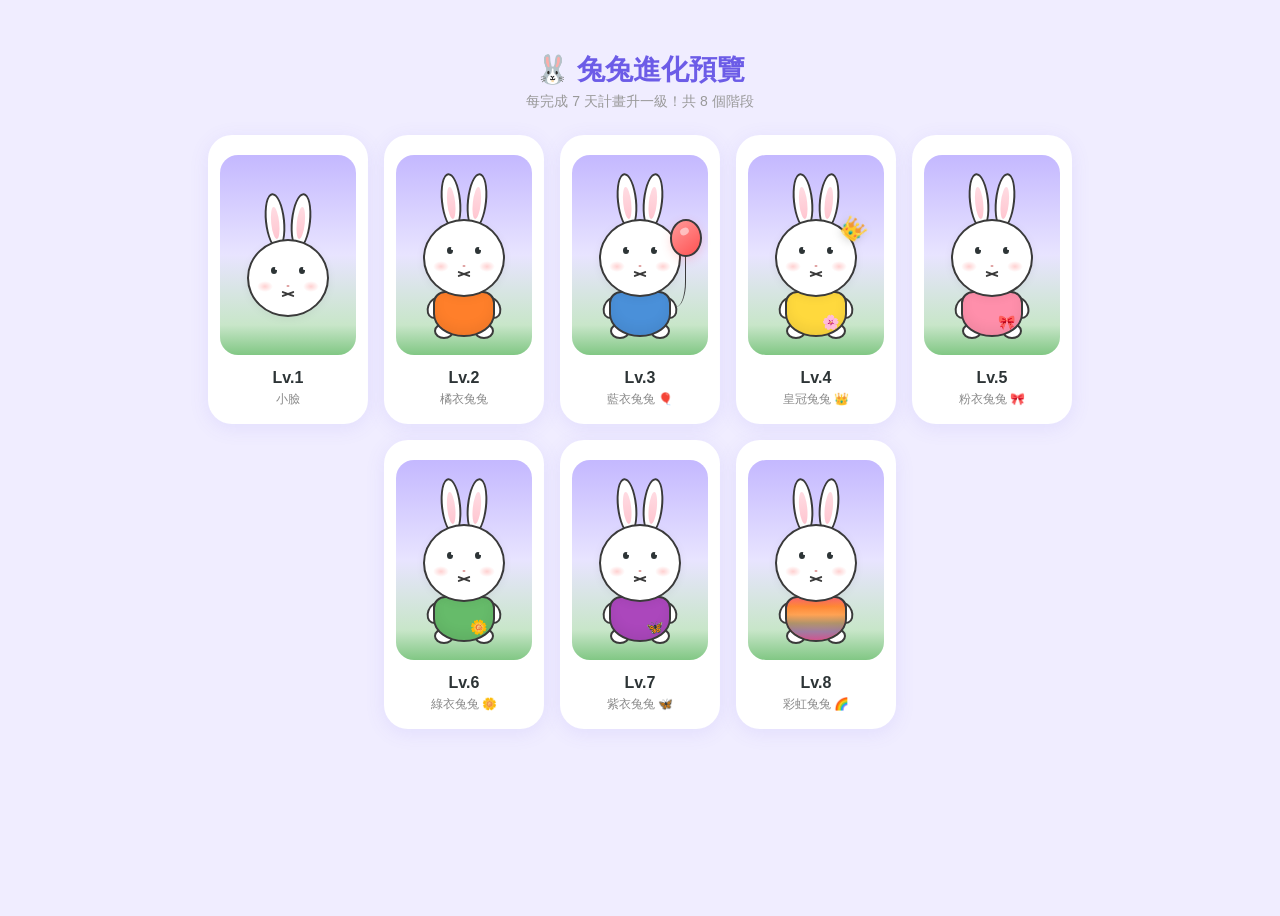
<file: miffy-preview.html>
<!DOCTYPE html>
<html lang="zh-TW">
<head>
  <meta charset="UTF-8">
  <meta name="viewport" content="width=device-width, initial-scale=1.0">
  <title>兔兔進化預覽</title>
  <style>
    * { box-sizing: border-box; }
    body { font-family: -apple-system, BlinkMacSystemFont, 'Segoe UI', sans-serif; background: #F0EDFF; display: flex; flex-direction: column; align-items: center; padding: 24px 16px; min-height: 100vh; }
    h1 { color: #6C5CE7; font-size: 28px; margin-bottom: 4px; }
    p.hint { color: #999; font-size: 14px; margin: 0 0 24px; }
    .stages { display: flex; gap: 16px; flex-wrap: wrap; justify-content: center; max-width: 900px; }
    .stage-box { text-align: center; background: #fff; border-radius: 24px; padding: 20px 12px 16px; box-shadow: 0 4px 20px rgba(108,92,231,0.1); min-width: 140px; max-width: 160px; transition: transform 0.3s, box-shadow 0.3s; }
    .stage-box:hover { transform: translateY(-6px) scale(1.02); box-shadow: 0 12px 32px rgba(108,92,231,0.18); }
    .stage-box h3 { margin: 14px 0 4px; color: #2D3436; font-size: 16px; font-weight: 800; }
    .stage-box p { margin: 0; color: #888; font-size: 12px; }
    .pet-scene { height: 200px; display: flex; align-items: center; justify-content: center; background: linear-gradient(180deg, #C4B8FF 0%, #E8E4FF 50%, #C8E6C9 85%, #81C784 100%); border-radius: 18px; position: relative; overflow: visible; padding: 16px; }
    .egg { font-size: 72px; animation: eggWobble 2s ease-in-out infinite; }
    @keyframes eggWobble { 0%,100%{transform:rotate(0)} 25%{transform:rotate(-5deg)} 75%{transform:rotate(5deg)} }

    .miffy { position: relative; display: flex; flex-direction: column; align-items: center; width: 110px; animation: miffyAppear 0.6s cubic-bezier(0.34,1.56,0.64,1); }
    @keyframes miffyAppear { from{transform:scale(0.3) translateY(20px);opacity:0} to{transform:scale(1) translateY(0);opacity:1} }
    .miffy-ears { display:flex; justify-content:center; gap:6px; margin-bottom:-10px; z-index:1; }
    .miffy-ear { width:20px; height:56px; background:#fff; border:2.5px solid #3a3a3a; border-radius:50%; position:relative; }
    .miffy-ear.left { transform:rotate(-6deg); }
    .miffy-ear.right { transform:rotate(6deg); }
    .miffy-ear::after { content:''; position:absolute; top:12px; left:50%; transform:translateX(-50%); width:8px; height:32px; background:linear-gradient(180deg,#FFD5DD,#FFBCC8); border-radius:50%; opacity:0.85; }
    .miffy-face { width:82px; height:78px; background:#fff; border:2.5px solid #3a3a3a; border-radius:50%; position:relative; z-index:2; box-shadow:0 2px 10px rgba(0,0,0,0.05); }
    .miffy-eyes { display:flex; justify-content:center; gap:22px; padding-top:26px; }
    .miffy-eye { width:6px; height:7px; background:#2D3436; border-radius:50%; position:relative; }
    .miffy-eye-shine { position:absolute; top:0.5px; right:-0.5px; width:2.5px; height:2.5px; background:#fff; border-radius:50%; }
    .miffy-blush { position:absolute; width:16px; height:11px; background:radial-gradient(ellipse,rgba(255,170,170,0.55) 0%,transparent 70%); border-radius:50%; top:40px; }
    .miffy-blush.left { left:8px; }
    .miffy-blush.right { right:8px; }
    .miffy-nose { position:absolute; top:44px; left:50%; transform:translateX(-50%); width:3px; height:2.5px; background:#dfa0a0; border-radius:50%; }
    .miffy-mouth { position:absolute; bottom:16px; left:50%; transform:translateX(-50%); width:14px; height:10px; }
    .miffy-mouth::before,.miffy-mouth::after { content:''; position:absolute; width:13px; height:2px; background:#3a3a3a; top:50%; left:50%; border-radius:2px; }
    .miffy-mouth::before { transform:translate(-50%,-50%) rotate(20deg); }
    .miffy-mouth::after { transform:translate(-50%,-50%) rotate(-20deg); }
    .miffy-body-part { width:62px; height:46px; background:var(--dress-color,#FF7F2A); border:2.5px solid #3a3a3a; border-radius:12px 12px 50% 50%; margin-top:-6px; z-index:1; position:relative; box-shadow:inset 0 -6px 12px rgba(0,0,0,0.06); overflow:hidden; }
    .miffy-arm { position:absolute; width:16px; height:22px; background:#fff; border:2.5px solid #3a3a3a; border-radius:50%; z-index:0; }
    .miffy-arm.left { bottom:18px; left:15px; transform:rotate(20deg); }
    .miffy-arm.right { bottom:18px; right:15px; transform:rotate(-20deg); }
    .miffy-leg { position:absolute; width:20px; height:16px; background:#fff; border:2.5px solid #3a3a3a; border-radius:50%; bottom:-2px; z-index:0; }
    .miffy-leg.left { left:22px; }
    .miffy-leg.right { right:22px; }
    .miffy.miffy-head .miffy-body-part,.miffy.miffy-head .miffy-arm,.miffy.miffy-head .miffy-leg { display:none; }
    .miffy.miffy-head { animation: miffyAppear 0.6s cubic-bezier(0.34,1.56,0.64,1), miffyFloat 3s ease-in-out infinite; }
    @keyframes miffyFloat { 0%,100%{transform:translateY(0)} 50%{transform:translateY(-8px)} }

    .miffy-balloon { position:absolute; right:-10px; bottom:30px; z-index:3; animation:balloonSway 4s ease-in-out infinite; transform-origin:bottom center; }
    @keyframes balloonSway { 0%,100%{transform:rotate(-3deg)} 50%{transform:rotate(5deg)} }
    .miffy-balloon-ball { width:32px; height:38px; background:linear-gradient(140deg,#FF9A9A,#FF5252); border:2.5px solid #3a3a3a; border-radius:50% 50% 50% 48%; position:relative; box-shadow:0 3px 10px rgba(255,82,82,0.2); }
    .miffy-balloon-shine { position:absolute; top:7px; left:8px; width:9px; height:7px; background:rgba(255,255,255,0.5); border-radius:50%; transform:rotate(-25deg); }
    .miffy-balloon-string { width:20px; height:50px; border:none; border-right:1.5px solid #3a3a3a; border-radius:0 0 50% 0; margin:0 0 0 -4px; background:transparent; }

    /* Emoji Accessories */
    .miffy-accessory { position:absolute; z-index:10; line-height:1; filter:drop-shadow(0 2px 4px rgba(0,0,0,0.15)); }
    .miffy-acc-balloon { font-size:28px; right:-6px; bottom:28px; animation:balloonSway 4s ease-in-out infinite; transform-origin:bottom center; }
    @keyframes balloonSway { 0%,100%{transform:rotate(-5deg)} 50%{transform:rotate(8deg)} }
    .miffy-acc-crown { font-size:20px; top:46px; right:2px; transform:rotate(40deg); }
    .miffy-acc-bow { font-size:22px; top:46px; right:-6px; transform:rotate(15deg); }
    .miffy-acc-wings-l { font-size:20px; bottom:28px; left:6px; transform:scaleX(-1); animation:wingFlapL 1.2s ease-in-out infinite; }
    .miffy-acc-wings-r { font-size:20px; bottom:28px; right:6px; animation:wingFlapR 1.2s ease-in-out infinite 0.1s; }
    @keyframes wingFlapL { 0%,100%{transform:scaleX(-1) rotate(0deg)} 50%{transform:scaleX(-1) rotate(-15deg) scale(0.9)} }
    @keyframes wingFlapR { 0%,100%{transform:rotate(0deg)} 50%{transform:rotate(15deg) scale(0.9)} }
    .miffy-acc-halo { font-size:22px; top:-6px; left:50%; transform:translateX(-50%) rotateX(60deg); animation:haloGlow 2s ease-in-out infinite; }
    @keyframes haloGlow { 0%,100%{filter:drop-shadow(0 0 6px rgba(255,215,0,0.4))} 50%{filter:drop-shadow(0 0 14px rgba(255,215,0,0.8))} }
    .miffy-dress-icon { position:absolute; font-size:14px; bottom:6px; right:6px; z-index:2; line-height:1; }
    .miffy-spin { animation:dressIconSwing 2s ease-in-out infinite; }
    @keyframes dressIconSwing { 0%,100%{transform:rotate(-15deg)} 50%{transform:rotate(15deg)} }
    .miffy-dress-rainbow { position:absolute; top:0; left:0; right:0; bottom:0; background:linear-gradient(180deg, rgba(255,107,107,0.5) 0%, rgba(255,165,0,0.5) 20%, rgba(255,217,61,0.5) 40%, rgba(102,187,106,0.5) 60%, rgba(74,144,217,0.5) 80%, rgba(171,71,188,0.5) 100%); border-radius:12px 12px 50% 50%; }

    .miffy.miffy-orange,.miffy.miffy-blue,.miffy.miffy-yellow,.miffy.miffy-pink,.miffy.miffy-green,.miffy.miffy-purple,.miffy.miffy-rainbow { animation: miffyAppear 0.6s cubic-bezier(0.34,1.56,0.64,1), miffyBreathe 3.5s ease-in-out infinite; }
    @keyframes miffyBreathe { 0%,100%{transform:scaleY(1)} 50%{transform:scaleY(1.015) translateY(-1px)} }
  </style>
</head>
<body>
  <h1>🐰 兔兔進化預覽</h1>
  <p class="hint">每完成 7 天計畫升一級！共 8 個階段</p>
  <div class="stages">

    <div class="stage-box">
      <div class="pet-scene">
        <div class="miffy miffy-head">
          <div class="miffy-ears"><div class="miffy-ear left"></div><div class="miffy-ear right"></div></div>
          <div class="miffy-face">
            <div class="miffy-eyes"><div class="miffy-eye left"><div class="miffy-eye-shine"></div></div><div class="miffy-eye right"><div class="miffy-eye-shine"></div></div></div>
            <div class="miffy-blush left"></div><div class="miffy-blush right"></div>
            <div class="miffy-nose"></div><div class="miffy-mouth"></div>
          </div>
        </div>
      </div>
      <h3>Lv.1</h3><p>小臉</p>
    </div>

    <div class="stage-box">
      <div class="pet-scene">
        <div class="miffy miffy-orange" style="--dress-color:#FF7F2A">
          <div class="miffy-ears"><div class="miffy-ear left"></div><div class="miffy-ear right"></div></div>
          <div class="miffy-face">
            <div class="miffy-eyes"><div class="miffy-eye left"><div class="miffy-eye-shine"></div></div><div class="miffy-eye right"><div class="miffy-eye-shine"></div></div></div>
            <div class="miffy-blush left"></div><div class="miffy-blush right"></div>
            <div class="miffy-nose"></div><div class="miffy-mouth"></div>
          </div>
          <div class="miffy-body-part"></div>
          <div class="miffy-arm left"></div><div class="miffy-arm right"></div>
          <div class="miffy-leg left"></div><div class="miffy-leg right"></div>
        </div>
      </div>
      <h3>Lv.2</h3><p>橘衣兔兔</p>
    </div>

    <div class="stage-box">
      <div class="pet-scene">
        <div class="miffy miffy-blue" style="--dress-color:#4A90D9">
          <div class="miffy-ears"><div class="miffy-ear left"></div><div class="miffy-ear right"></div></div>
          <div class="miffy-face">
            <div class="miffy-eyes"><div class="miffy-eye left"><div class="miffy-eye-shine"></div></div><div class="miffy-eye right"><div class="miffy-eye-shine"></div></div></div>
            <div class="miffy-blush left"></div><div class="miffy-blush right"></div>
            <div class="miffy-nose"></div><div class="miffy-mouth"></div>
          </div>
          <div class="miffy-body-part"></div>
          <div class="miffy-arm left"></div><div class="miffy-arm right"></div>
          <div class="miffy-leg left"></div><div class="miffy-leg right"></div>
          <div class="miffy-balloon"><div class="miffy-balloon-ball"><div class="miffy-balloon-shine"></div></div><div class="miffy-balloon-string"></div></div>
        </div>
      </div>
      <h3>Lv.3</h3><p>藍衣兔兔 🎈</p>
    </div>

    <div class="stage-box">
      <div class="pet-scene">
        <div class="miffy miffy-yellow" style="--dress-color:#FFD93D">
          <div class="miffy-ears"><div class="miffy-ear left"></div><div class="miffy-ear right"></div></div>
          <div class="miffy-face">
            <div class="miffy-eyes"><div class="miffy-eye left"><div class="miffy-eye-shine"></div></div><div class="miffy-eye right"><div class="miffy-eye-shine"></div></div></div>
            <div class="miffy-blush left"></div><div class="miffy-blush right"></div>
            <div class="miffy-nose"></div><div class="miffy-mouth"></div>
          </div>
          <div class="miffy-body-part"><span class="miffy-dress-icon">🌸</span></div>
          <div class="miffy-arm left"></div><div class="miffy-arm right"></div>
          <div class="miffy-leg left"></div><div class="miffy-leg right"></div>
          <span class="miffy-accessory miffy-acc-crown">👑</span>
        </div>
      </div>
      <h3>Lv.4</h3><p>皇冠兔兔 👑</p>
    </div>

    <div class="stage-box">
      <div class="pet-scene">
        <div class="miffy miffy-pink" style="--dress-color:#FF8FAB">
          <div class="miffy-ears"><div class="miffy-ear left"></div><div class="miffy-ear right"></div></div>
          <div class="miffy-face">
            <div class="miffy-eyes"><div class="miffy-eye left"><div class="miffy-eye-shine"></div></div><div class="miffy-eye right"><div class="miffy-eye-shine"></div></div></div>
            <div class="miffy-blush left"></div><div class="miffy-blush right"></div>
            <div class="miffy-nose"></div><div class="miffy-mouth"></div>
          </div>
          <div class="miffy-body-part"><span class="miffy-dress-icon miffy-spin">🎀</span></div>
          <div class="miffy-arm left"></div><div class="miffy-arm right"></div>
          <div class="miffy-leg left"></div><div class="miffy-leg right"></div>
        </div>
      </div>
      <h3>Lv.5</h3><p>粉衣兔兔 🎀</p>
    </div>

    <div class="stage-box">
      <div class="pet-scene">
        <div class="miffy miffy-green" style="--dress-color:#66BB6A">
          <div class="miffy-ears"><div class="miffy-ear left"></div><div class="miffy-ear right"></div></div>
          <div class="miffy-face">
            <div class="miffy-eyes"><div class="miffy-eye left"><div class="miffy-eye-shine"></div></div><div class="miffy-eye right"><div class="miffy-eye-shine"></div></div></div>
            <div class="miffy-blush left"></div><div class="miffy-blush right"></div>
            <div class="miffy-nose"></div><div class="miffy-mouth"></div>
          </div>
          <div class="miffy-body-part"><span class="miffy-dress-icon miffy-spin">🌼</span></div>
          <div class="miffy-arm left"></div><div class="miffy-arm right"></div>
          <div class="miffy-leg left"></div><div class="miffy-leg right"></div>
        </div>
      </div>
      <h3>Lv.6</h3><p>綠衣兔兔 🌼</p>
    </div>

    <div class="stage-box">
      <div class="pet-scene">
        <div class="miffy miffy-purple" style="--dress-color:#AB47BC">
          <div class="miffy-ears"><div class="miffy-ear left"></div><div class="miffy-ear right"></div></div>
          <div class="miffy-face">
            <div class="miffy-eyes"><div class="miffy-eye left"><div class="miffy-eye-shine"></div></div><div class="miffy-eye right"><div class="miffy-eye-shine"></div></div></div>
            <div class="miffy-blush left"></div><div class="miffy-blush right"></div>
            <div class="miffy-nose"></div><div class="miffy-mouth"></div>
          </div>
          <div class="miffy-body-part"><span class="miffy-dress-icon miffy-spin">🦋</span></div>
          <div class="miffy-arm left"></div><div class="miffy-arm right"></div>
          <div class="miffy-leg left"></div><div class="miffy-leg right"></div>
        </div>
      </div>
      <h3>Lv.7</h3><p>紫衣兔兔 🦋</p>
    </div>

    <div class="stage-box">
      <div class="pet-scene">
        <div class="miffy miffy-rainbow" style="--dress-color:#FF6B6B">
          <div class="miffy-ears"><div class="miffy-ear left"></div><div class="miffy-ear right"></div></div>
          <div class="miffy-face">
            <div class="miffy-eyes"><div class="miffy-eye left"><div class="miffy-eye-shine"></div></div><div class="miffy-eye right"><div class="miffy-eye-shine"></div></div></div>
            <div class="miffy-blush left"></div><div class="miffy-blush right"></div>
            <div class="miffy-nose"></div><div class="miffy-mouth"></div>
          </div>
          <div class="miffy-body-part"><div class="miffy-dress-rainbow"></div></div>
          <div class="miffy-arm left"></div><div class="miffy-arm right"></div>
          <div class="miffy-leg left"></div><div class="miffy-leg right"></div>
        </div>
      </div>
      <h3>Lv.8</h3><p>彩虹兔兔 🌈</p>
    </div>

  </div>
</body>
</html>
</file>
